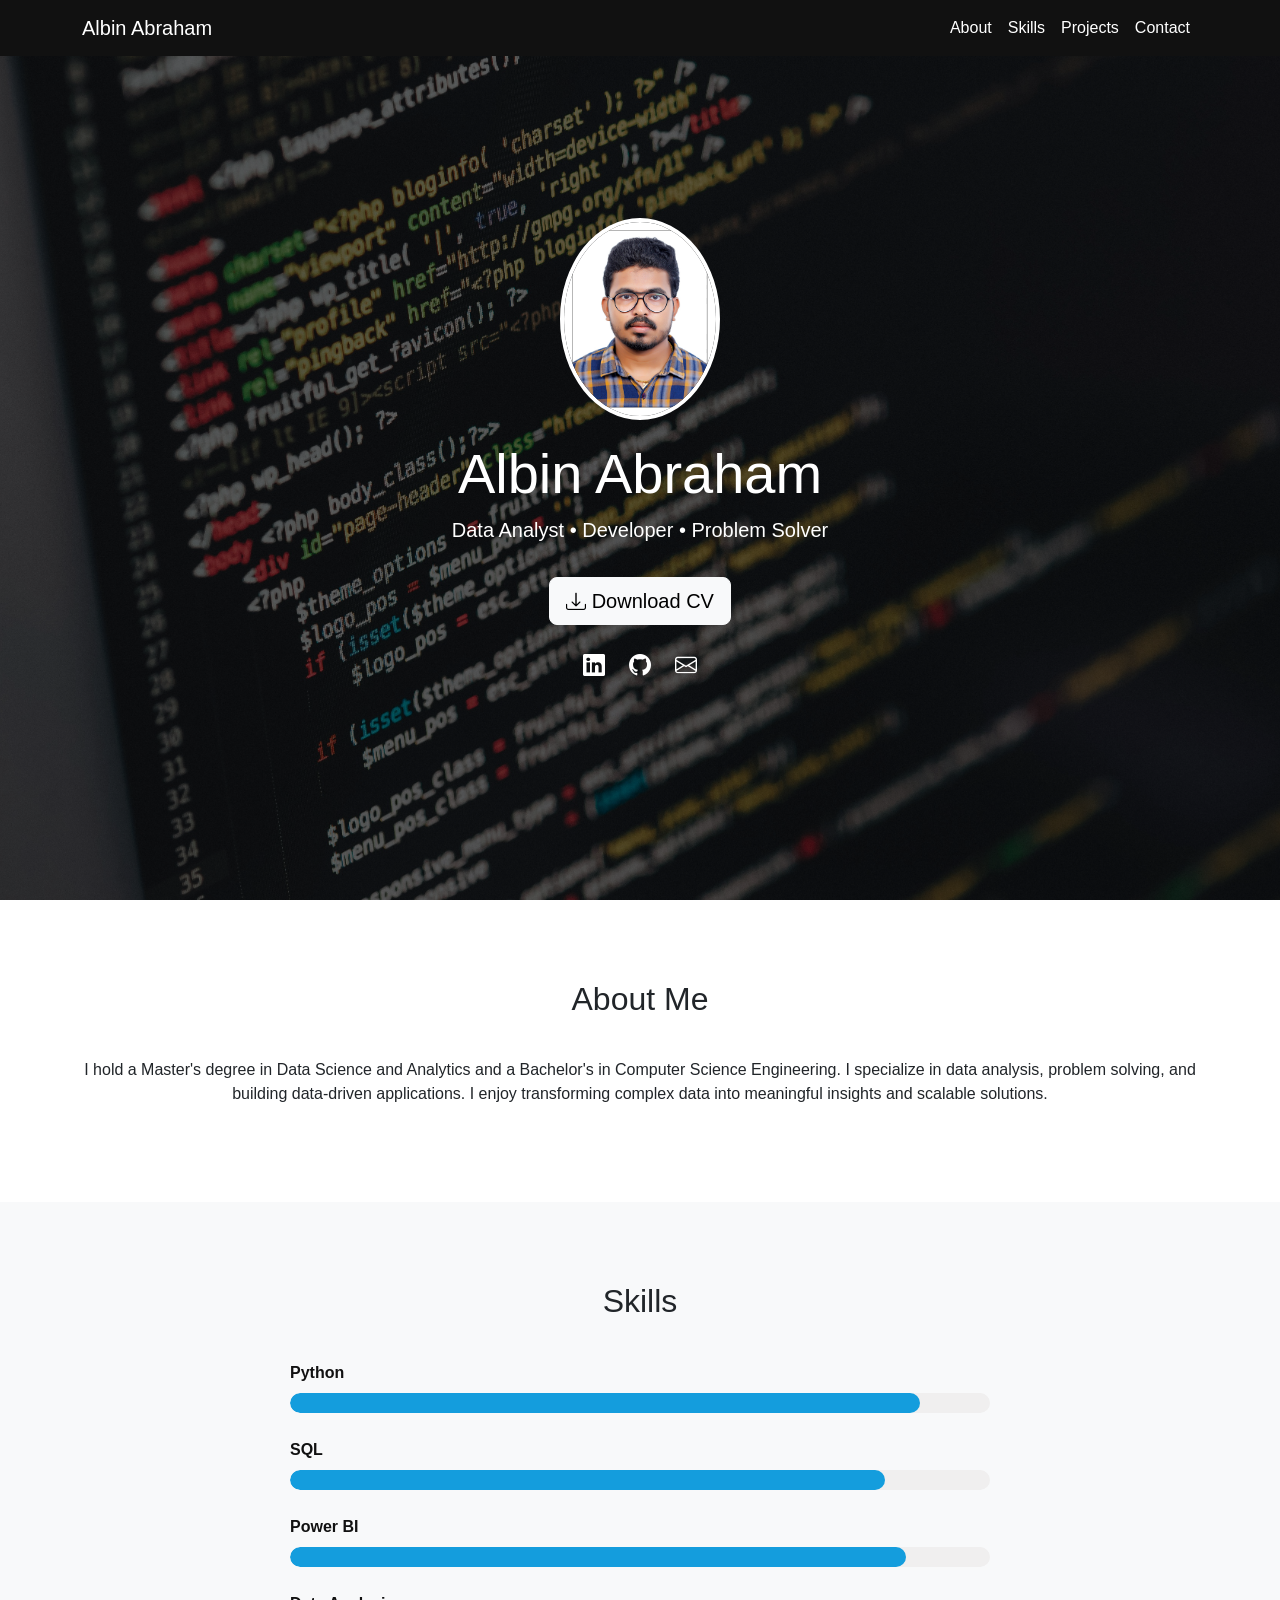
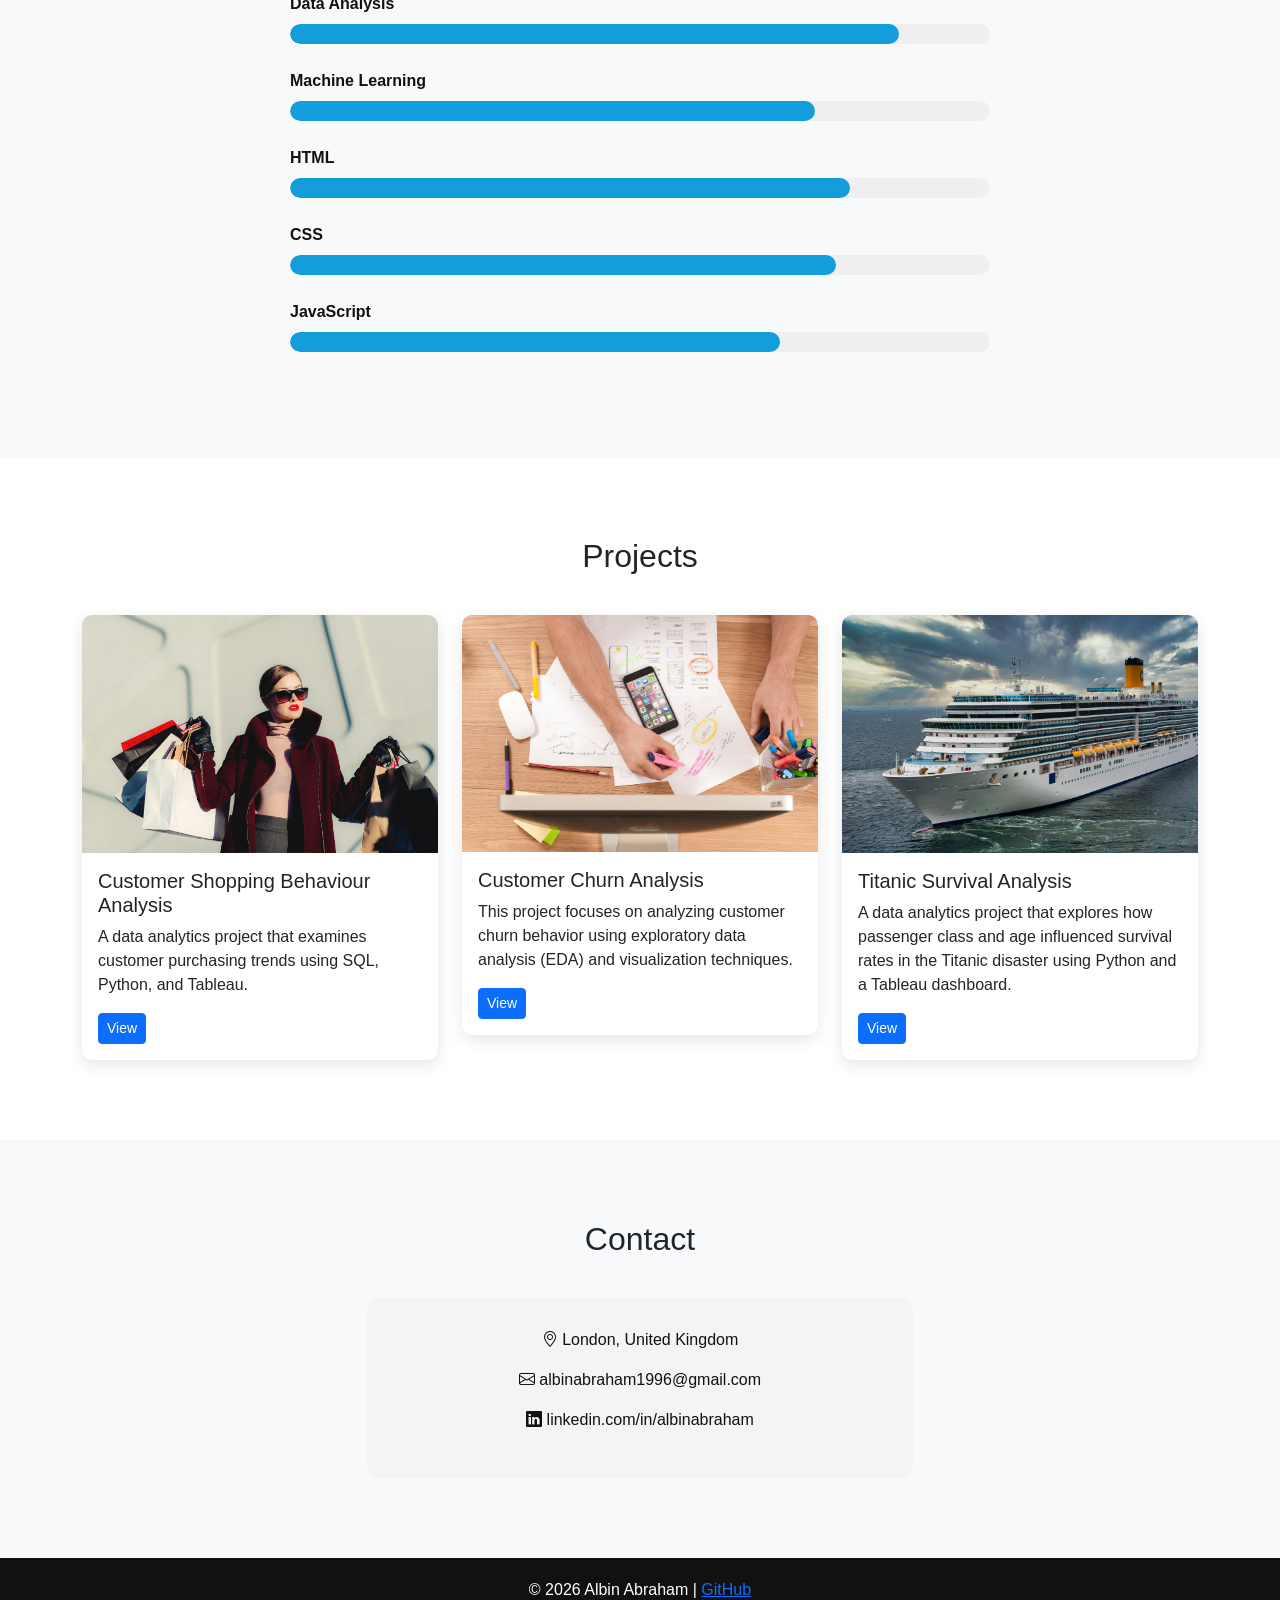
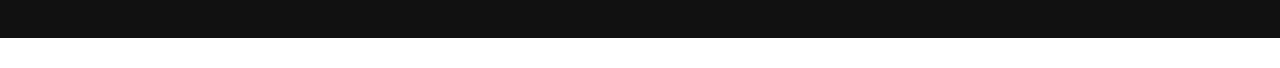
<file: index.html>
<!DOCTYPE html>
<html lang="en">

<head>
<meta charset="UTF-8">
<meta name="viewport" content="width=device-width, initial-scale=1.0">

<title>Albin Abraham | Portfolio</title>

<link href="https://cdn.jsdelivr.net/npm/bootstrap@5.3.3/dist/css/bootstrap.min.css" rel="stylesheet">
<link href="https://cdn.jsdelivr.net/npm/bootstrap-icons@1.11.3/font/bootstrap-icons.css" rel="stylesheet">

<!-- YOUR CSS FILE -->

<link rel="stylesheet" href="assets/css/main.css">

</head>

<body>

<!-- NAVBAR -->

<nav class="navbar navbar-expand-lg navbar-dark fixed-top">
<div class="container">

<a class="navbar-brand" href="#">Albin Abraham</a>

<button class="navbar-toggler" data-bs-toggle="collapse" data-bs-target="#nav">
<span class="navbar-toggler-icon"></span>
</button>

<div class="collapse navbar-collapse" id="nav">

<ul class="navbar-nav ms-auto">

<li class="nav-item"><a class="nav-link" href="#about">About</a></li>
<li class="nav-item"><a class="nav-link" href="#skills">Skills</a></li>
<li class="nav-item"><a class="nav-link" href="#projects">Projects</a></li>
<li class="nav-item"><a class="nav-link" href="#contact">Contact</a></li>

</ul>

</div>

</div>
</nav>

<!-- HERO -->

<section id="hero">

<div class="container">

<img src="assets/img/my-profile-img.jpg" class="profile-img">

<h1 class="display-4">Albin Abraham</h1>

<p class="lead">Data Analyst • Developer • Problem Solver</p>

<a href="cv.pdf" class="btn btn-light btn-lg mt-3">
<i class="bi bi-download"></i> Download CV
</a>

<div class="social-icons mt-4">


<a href="https://www.linkedin.com/in/albin-abraham-ab07b6177/" target="_blank"><i class="bi bi-linkedin"></i></a>
<a href="https://github.com/albinshack" target="_blank"><i class="bi bi-github"></i></a>
<a href="mailto:albinabraham1996@gmail.com"><i class="bi bi-envelope"></i></a>

</div>

</div>

</section>

<!-- ABOUT -->

<section id="about">

<div class="container">

<div class="section-title">
<h2>About Me</h2>
</div>

<p class="text-center">

I hold a Master's degree in Data Science and Analytics and a Bachelor's in Computer Science Engineering.
I specialize in data analysis, problem solving, and building data-driven applications.
I enjoy transforming complex data into meaningful insights and scalable solutions.

</p>

</div>

</section>


<!-- SKILLS -->


<section id="skills" class="bg-light">
  <div class="container">
    <div class="section-title">
      <h2>Skills</h2>
    </div>

    <div class="skills-container">

      <div class="skill">
        <span>Python</span>
        <div class="skill-bar">
          <div class="skill-progress" data-width="90%"></div>
        </div>
      </div>

      <div class="skill">
        <span>SQL</span>
        <div class="skill-bar">
          <div class="skill-progress" data-width="85%"></div>
        </div>
      </div>

      <div class="skill">
        <span>Power BI</span>
        <div class="skill-bar">
          <div class="skill-progress" data-width="88%"></div>
        </div>
      </div>

      <div class="skill">
        <span>Data Analysis</span>
        <div class="skill-bar">
          <div class="skill-progress" data-width="87%"></div>
        </div>
      </div>

      <div class="skill">
        <span>Machine Learning</span>
        <div class="skill-bar">
          <div class="skill-progress" data-width="75%"></div>
        </div>
      </div>

      <div class="skill">
        <span>HTML</span>
        <div class="skill-bar">
          <div class="skill-progress" data-width="80%"></div>
        </div>
      </div>

      <div class="skill">
        <span>CSS</span>
        <div class="skill-bar">
          <div class="skill-progress" data-width="78%"></div>
        </div>
      </div>

      <div class="skill">
        <span>JavaScript</span>
        <div class="skill-bar">
          <div class="skill-progress" data-width="70%"></div>
        </div>
      </div>

    </div>
  </div>
</section>
<!-- PROJECTS -->

<section id="projects">

<div class="container">

<div class="section-title">
<h2>Projects</h2>
</div>

<div class="row">

<div class="col-md-4">

<div class="card project-card">

<img src="assets/img/portfolio/shopping.jpg" class="card-img-top">

<div class="card-body">

<h5 class="card-title">Customer Shopping Behaviour Analysis</h5>

<p class="card-text">
A data analytics project that examines customer purchasing trends using SQL, Python, and Tableau. 

</p>

<a href="projects/customer_shopping_behaviour.html" class="btn btn-primary btn-sm">View</a>

</div>

</div>

</div>

<div class="col-md-4">

<div class="card project-card">

<img src="assets/img/portfolio/churn.jpg" class="card-img-top">

<div class="card-body">

<h5 class="card-title">Customer Churn Analysis</h5>

<p class="card-text">
This project focuses on analyzing customer churn behavior using exploratory data analysis (EDA) 
and visualization techniques. 
</p>

<a href="projects/customer_churn_analysis.html" class="btn btn-primary btn-sm">View</a>

</div>

</div>

</div>

<div class="col-md-4">

<div class="card project-card">

<img src="assets/img/portfolio/titanic.jpg" class="card-img-top">

<div class="card-body">

<h5 class="card-title">Titanic Survival Analysis</h5>

<p class="card-text">
A data analytics project that explores how passenger class and age influenced survival rates in the Titanic disaster using Python and a Tableau dashboard.
</p>

<a href="projects/titanic_survival_analysis.html" class="btn btn-primary btn-sm">View</a>

</div>

</div>

</div>

</div>

</div>

</section>

<!-- CONTACT -->

<section id="contact" class="bg-light">

<div class="container">

<div class="section-title">
<h2>Contact</h2>
</div>

<div class="row justify-content-center">

<div class="col-md-6">

<div class="contact-box">

<p><i class="bi bi-geo-alt"></i> London, United Kingdom</p>

<p><i class="bi bi-envelope"></i> albinabraham1996@gmail.com</p>

<p><i class="bi bi-linkedin"></i> linkedin.com/in/albinabraham</p>

</div>

</div>

</div>

</div>

</section>

<!-- FOOTER -->

<footer>



<p>
© 2026 Albin Abraham | 
<a href="https://github.com/albinshack" target="_blank">GitHub</a>
</p>
</footer>
<button id="scroll-top">↑</button>
<script src="script.js"></script>
</body>
</html>
</file>
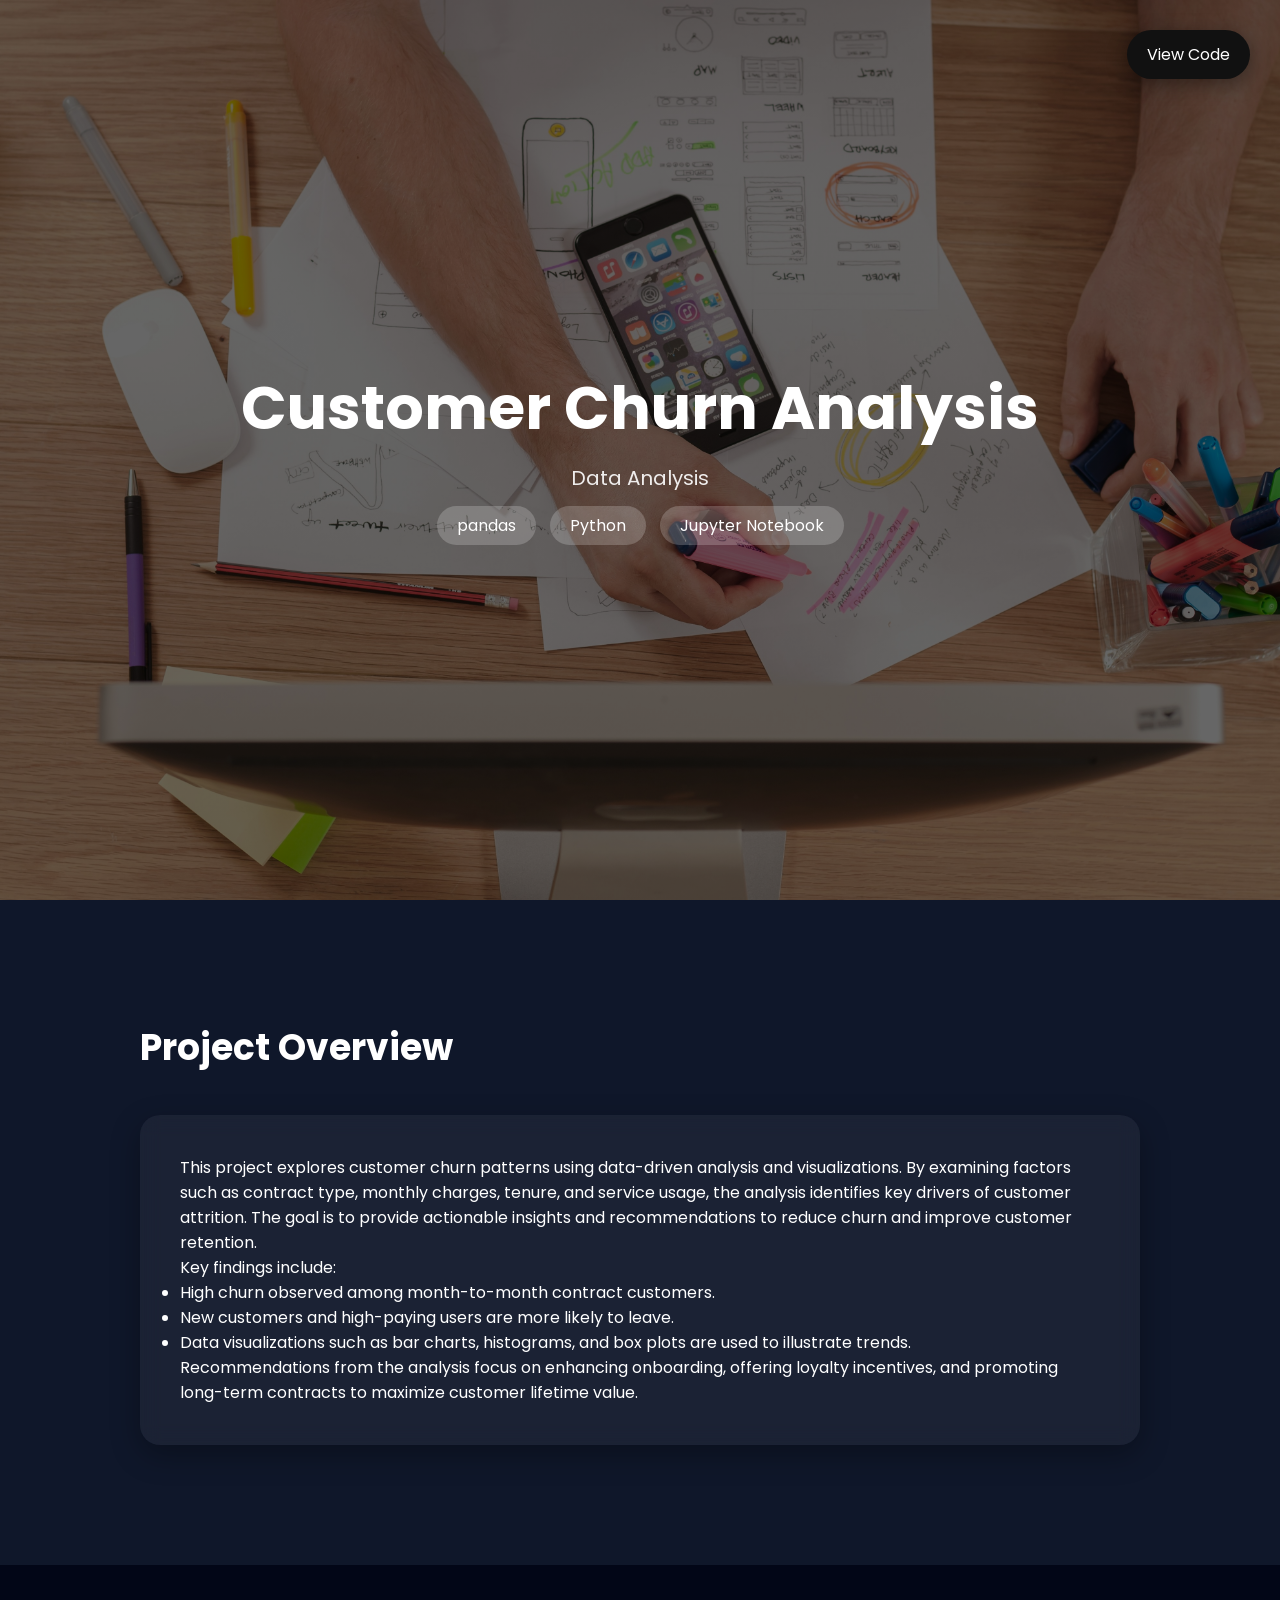
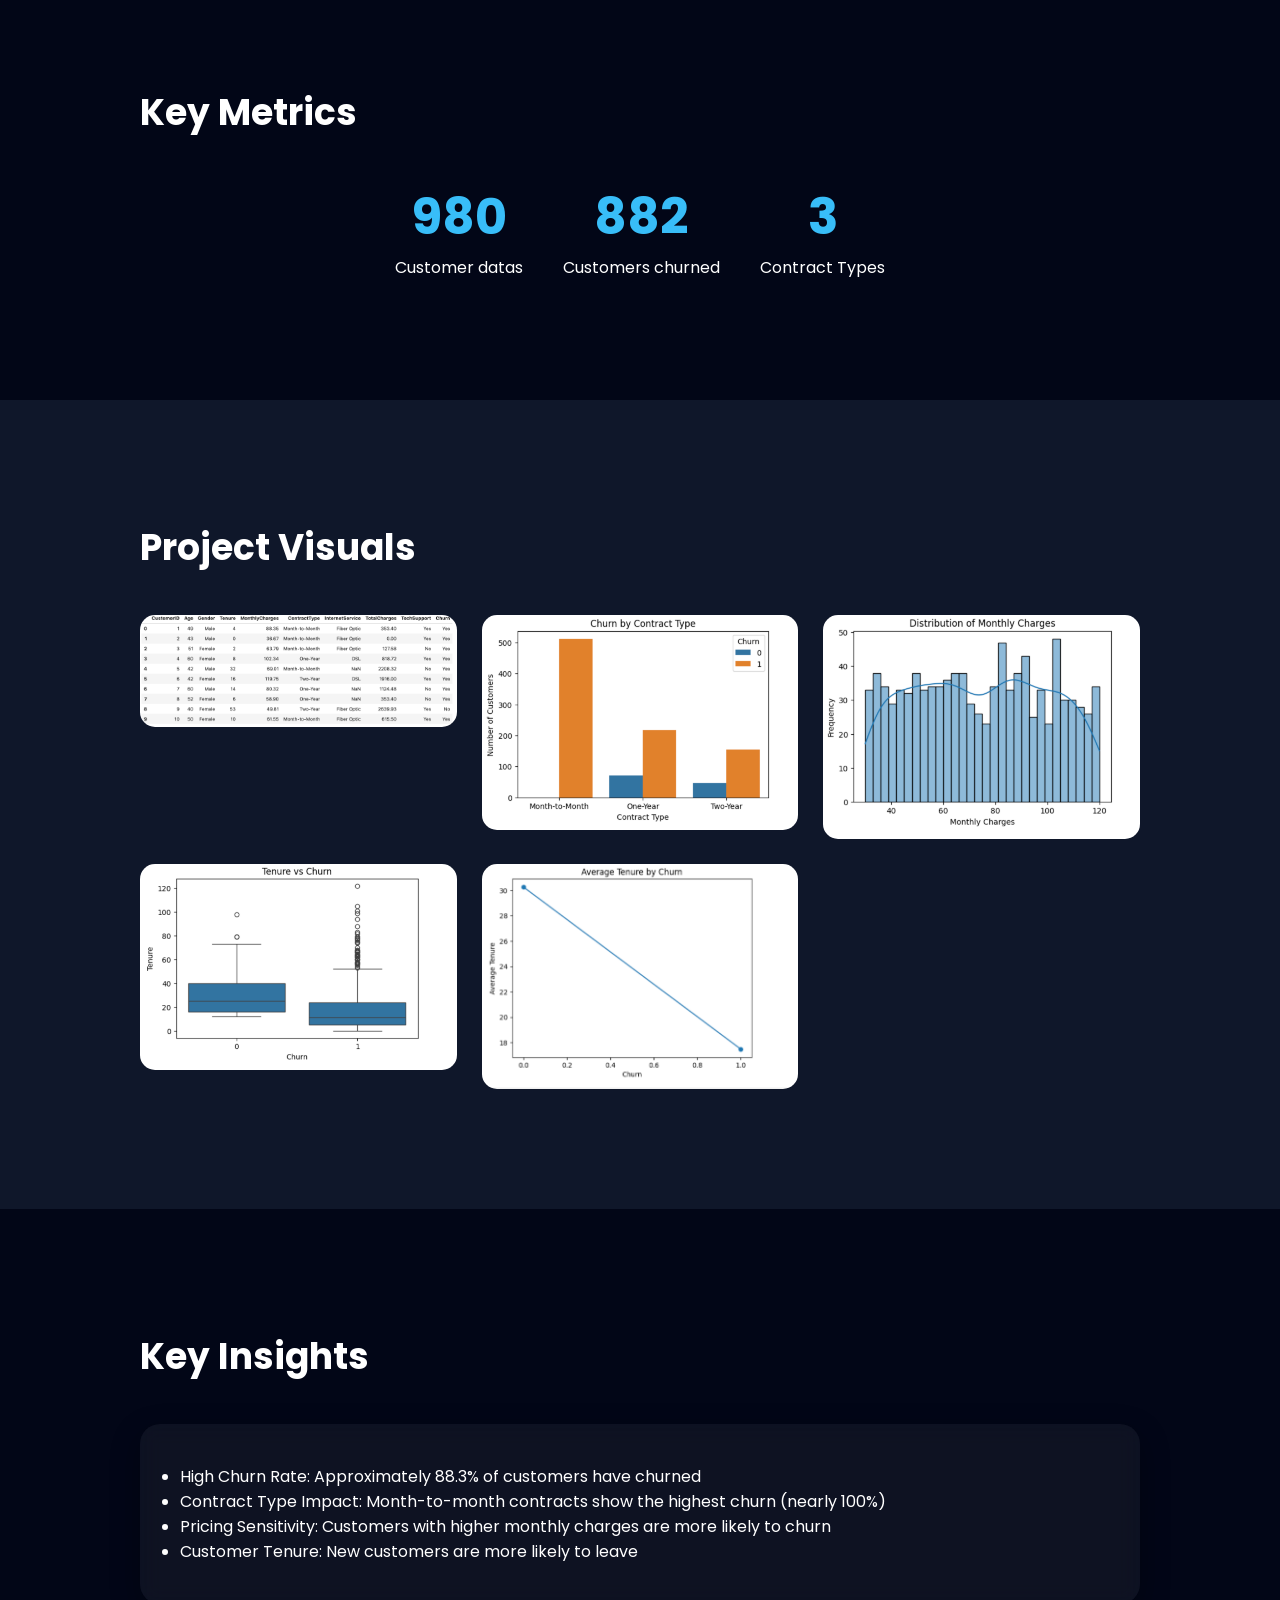
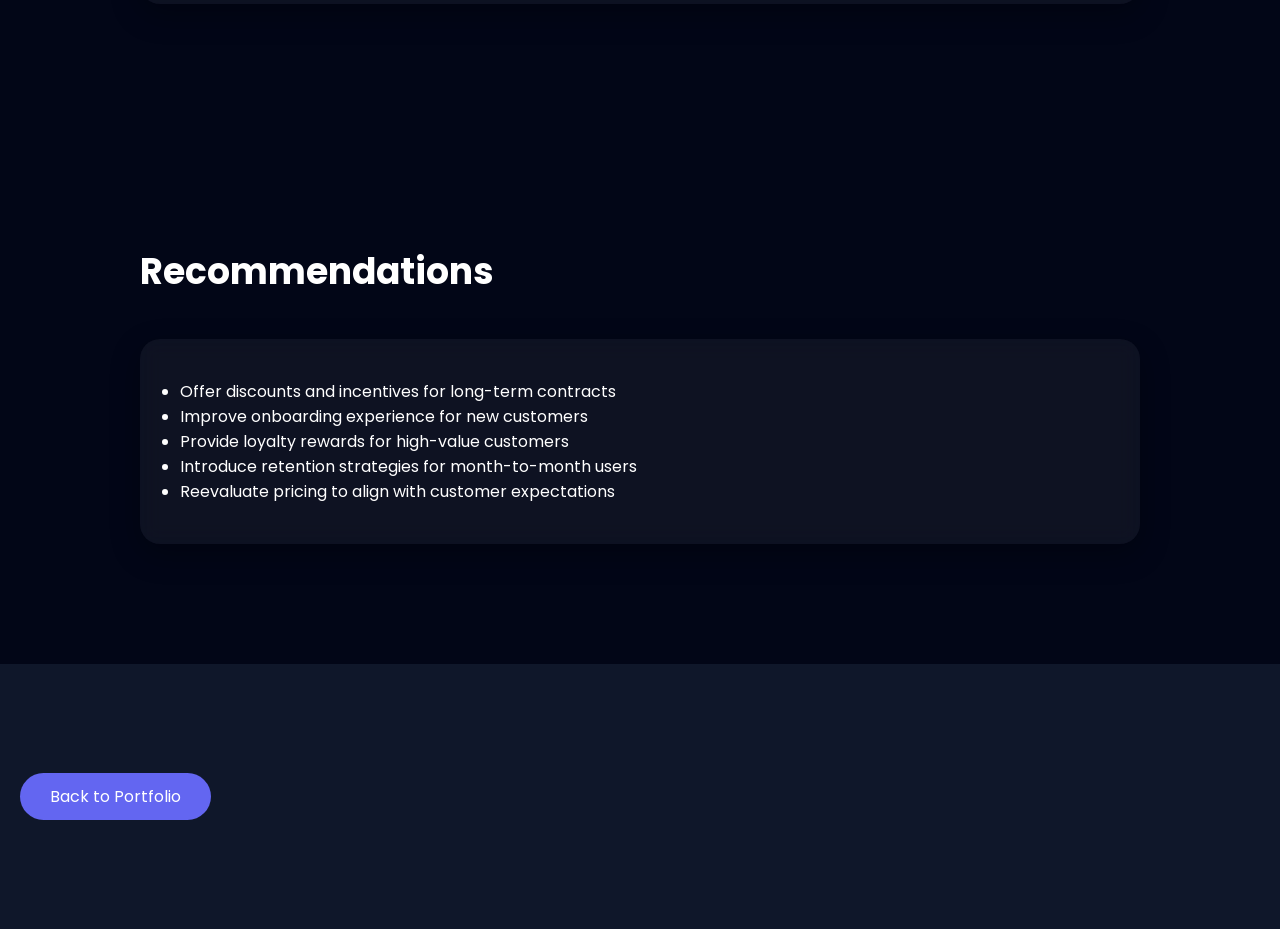
<file: projects/customer_churn_analysis.html>
<!DOCTYPE html>
<html lang="en">

<head>

<meta charset="UTF-8">
<meta name="viewport" content="width=device-width, initial-scale=1.0">

<title>Customer Churn Analysis</title>

<link rel="stylesheet" href="../assets/css/projects.css">

<link href="https://fonts.googleapis.com/css2?family=Poppins:wght@300;400;600&display=swap" rel="stylesheet">

</head>

<body >

<!-- FLOATING GITHUB BUTTON -->

<a href="https://github.com/albinshack/customer_churn_analysis" class="floating-github" target="_blank">
View Code
</a>

<!-- HERO -->

<section class="hero"
style="background-image: linear-gradient(rgba(0,0,0,0.6), rgba(0,0,0,0.6)),url('../assets/img/portfolio/churn.jpg'); 
background-size: cover; 
background-position: center; 
background-repeat: no-repeat;">


  
<div class="hero-content">

<h1>Customer Churn Analysis</h1>

<p>Data Analysis</p>

<div class="hero-tags">

<span>pandas</span>
<span>Python</span>
<span>Jupyter Notebook</span>

</div>

</div>

</section>

<!-- OVERVIEW -->

<section class="section">

<div class="container">

<h2>Project Overview</h2>

<div class="glass-card">


   <p>
    This project explores customer churn patterns using data-driven analysis and visualizations.
    By examining factors such as contract type, monthly charges, tenure, and service usage,
    the analysis identifies key drivers of customer attrition. The goal is to provide actionable
    insights and recommendations to reduce churn and improve customer retention.
  </p>
  <p>
    Key findings include:
    <ul>
      <li>High churn observed among month-to-month contract customers.</li>
      <li>New customers and high-paying users are more likely to leave.</li>
      <li>Data visualizations such as bar charts, histograms, and box plots are used to illustrate trends.</li>
    </ul>
  </p>
  <p>
    Recommendations from the analysis focus on enhancing onboarding, offering loyalty incentives,
    and promoting long-term contracts to maximize customer lifetime value.
  </p>



</div>

</div>

</section>

<!-- STATS -->

<section class="section dark">

<div class="container">

<h2>Key Metrics</h2>

<div class="stats">

<div class="stat">

<h3 class="counter">1000</h3>
<p>Customer datas</p>

</div>

<div class="stat">

<h3 class="counter">883</h3>
<p>Customers churned</p>

</div>

<div class="stat">

<h3 class="counter">3</h3>
<p>Contract Types</p>

</div>

</div>

</div>

</section>

<!-- SCREENSHOTS -->

<section class="section">

<div class="container">

<h2>Project Visuals</h2>

<div class="gallery">


<img src="../assets/img/projects/customer_churn_analysis/ss2.png" class="gallery-img">
<img src="../assets/img/projects/customer_churn_analysis/ss3.png" class="gallery-img">
<img src="../assets/img/projects/customer_churn_analysis/ss4.png" class="gallery-img">
<img src="../assets/img/projects/customer_churn_analysis/ss5.png" class="gallery-img">
<img src="../assets/img/projects/customer_churn_analysis/ss6.png" class="gallery-img">  


</div>

</div>

</section>

<!-- INSIGHTS -->

<section class="section dark">

<div class="container">

<h2>Key Insights</h2>

<div class="glass-card">


    <ul>
      <li>High Churn Rate: Approximately 88.3% of customers have churned</li>
      <li>Contract Type Impact: Month-to-month contracts show the highest churn (nearly 100%)</li>
      <li>Pricing Sensitivity: Customers with higher monthly charges are more likely to churn</li>
      <li>Customer Tenure: New customers are more likely to leave</li>
    </ul>


</div>

</div>

</section>

<!-- Recommendations -->

<section class="section dark">

<div class="container">

<h2>Recommendations</h2>

<div class="glass-card">


    <ul>
      <li>Offer discounts and incentives for long-term contracts</li>
      <li>Improve onboarding experience for new customers</li>
      <li>Provide loyalty rewards for high-value customers</li>
      <li>Introduce retention strategies for month-to-month users </li>
      <li>Reevaluate pricing to align with customer expectations</li>
    </ul>


</div>

</div>

</section>

<!-- BACK BUTTON -->

<section class="section center">

<a href="../index.html" class="btn-back">Back to Portfolio</a>

</section>

<!-- IMAGE LIGHTBOX -->

<div class="lightbox" id="lightbox">

<img id="lightbox-img">

</div>

<script src="../script.js"></script>

</body>
</html>
</file>
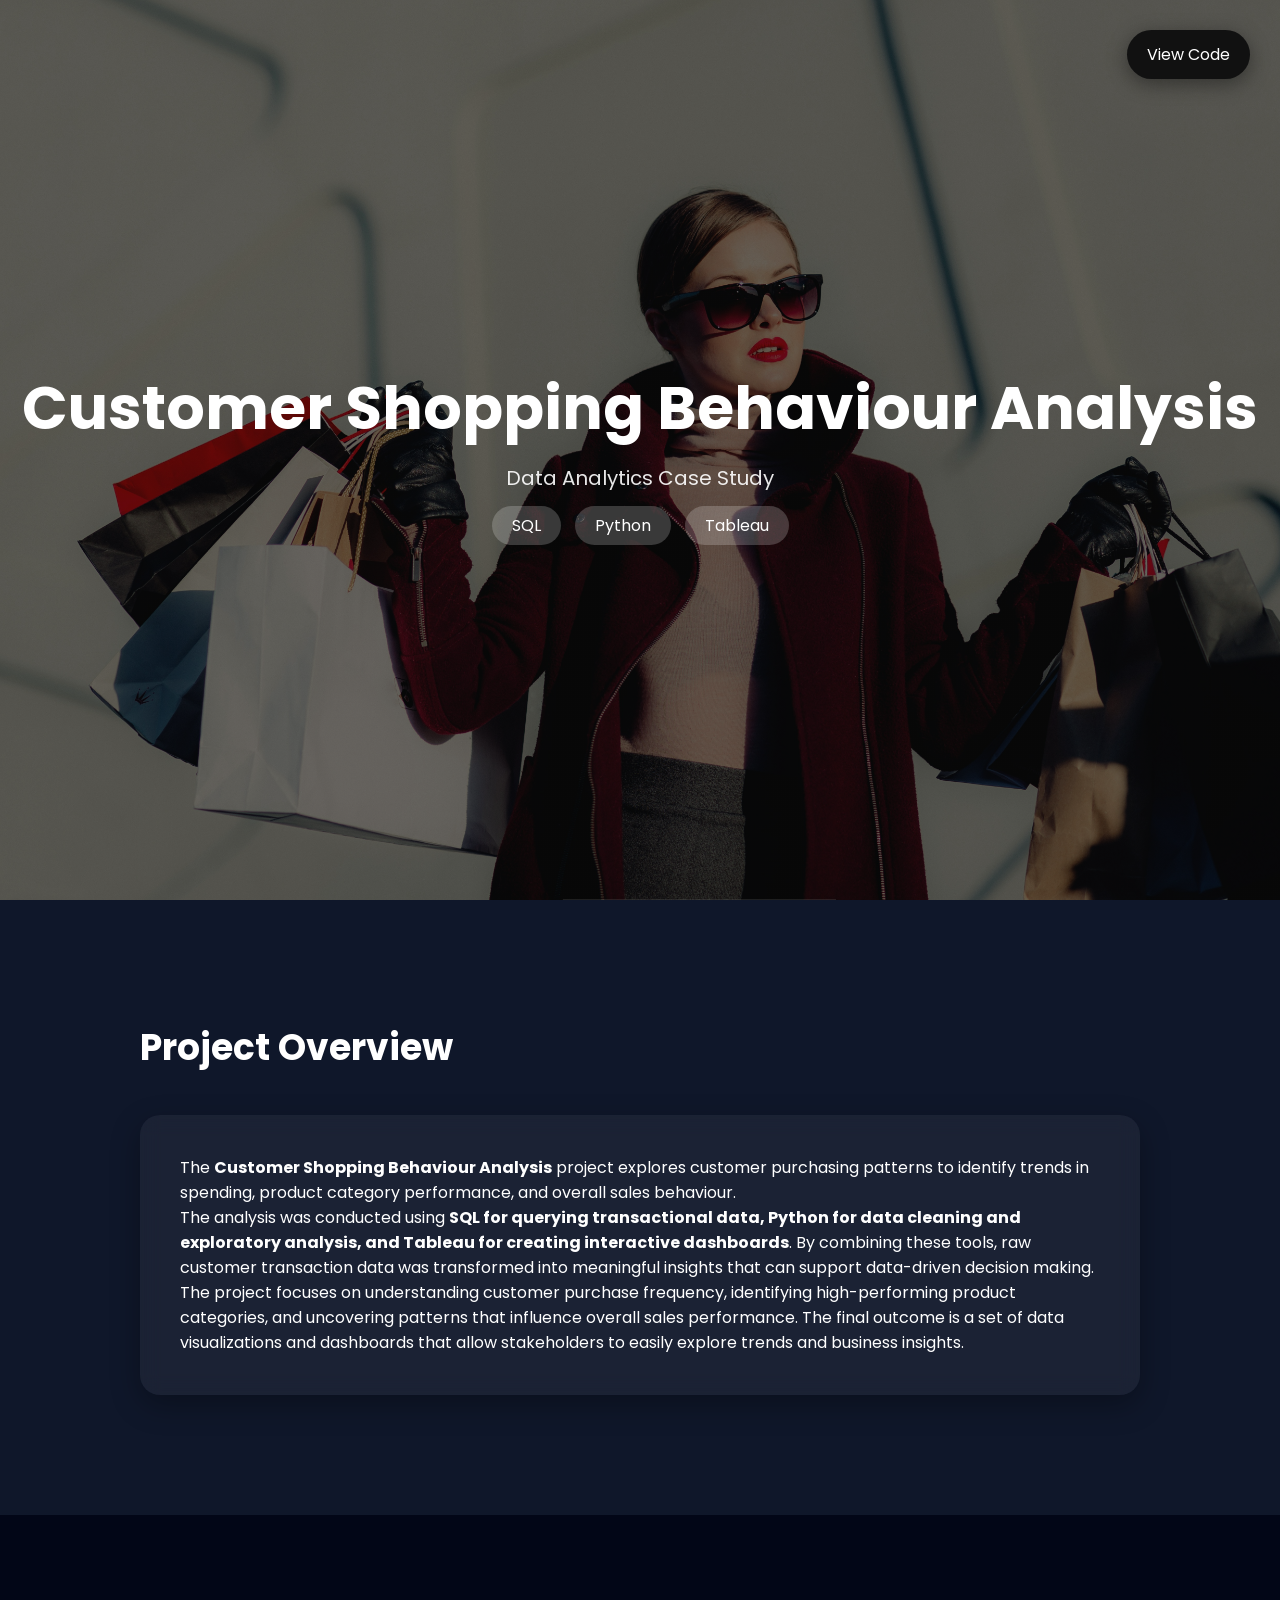
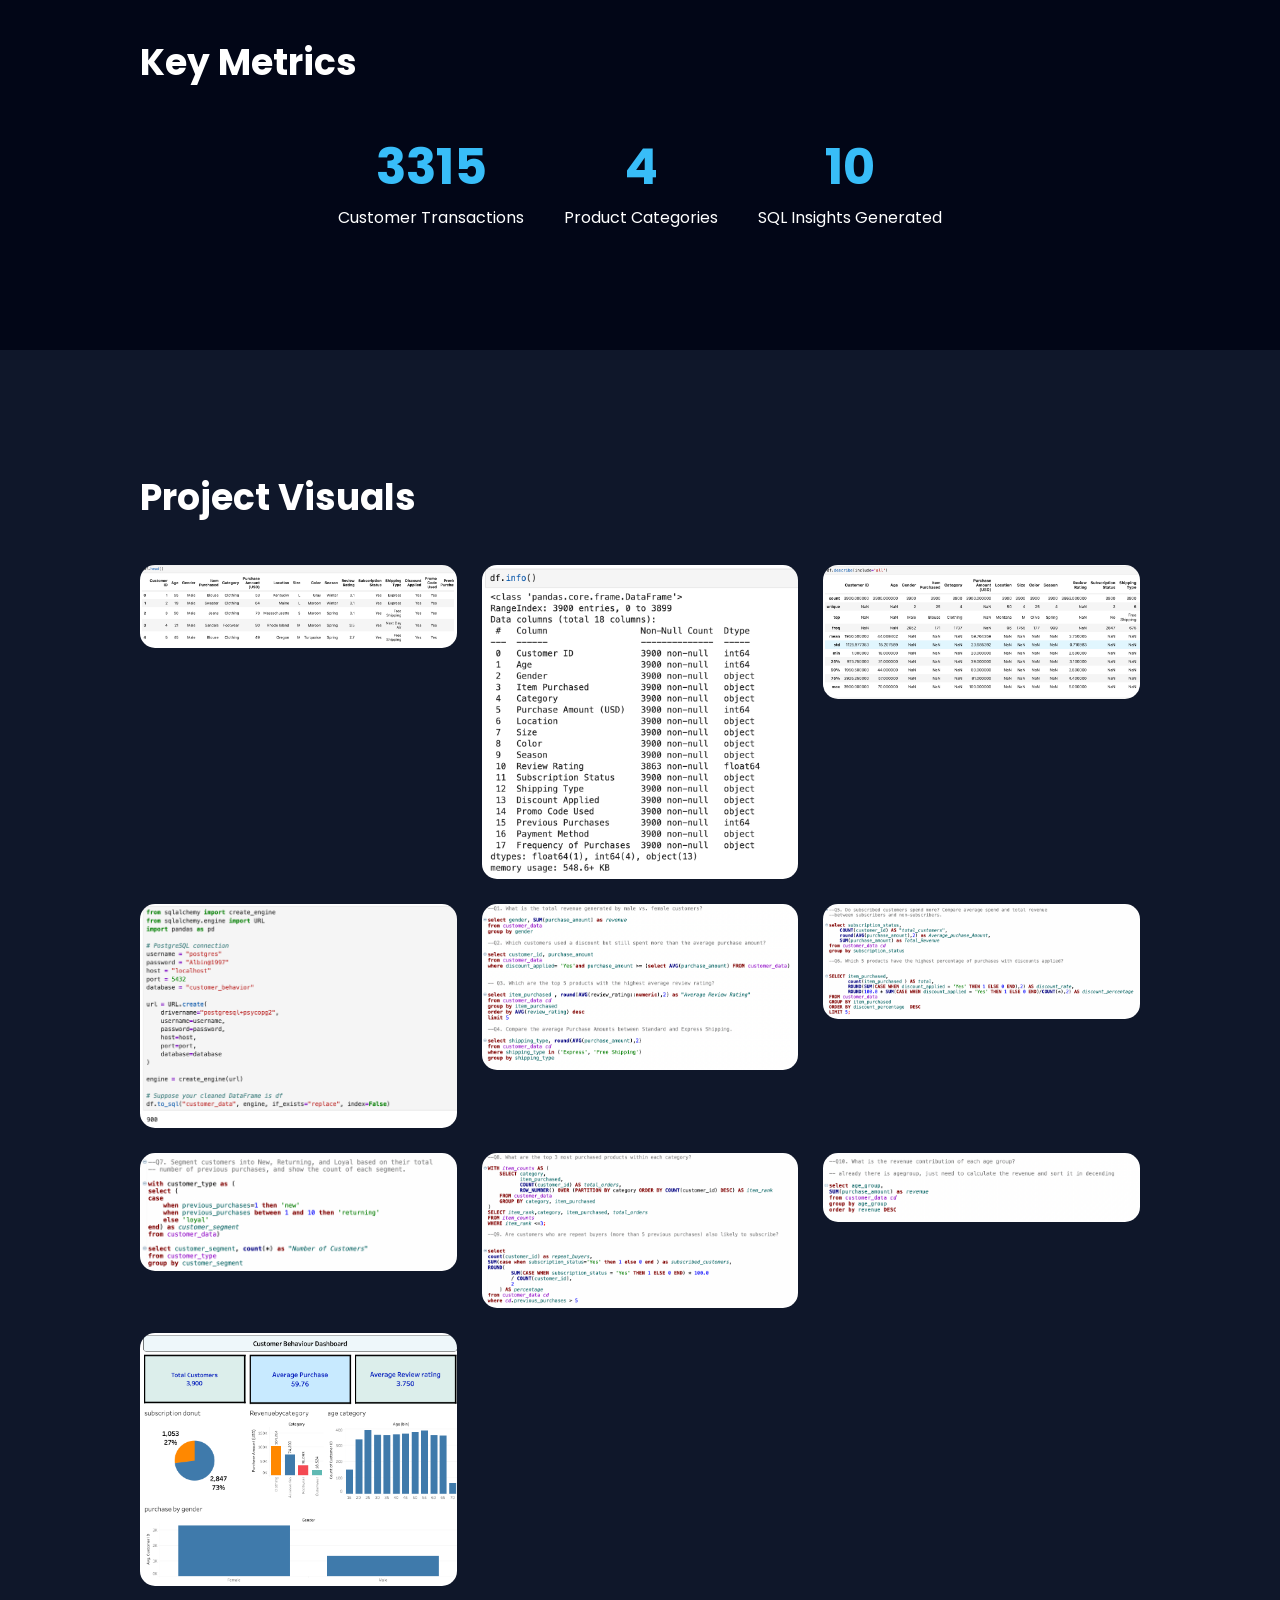
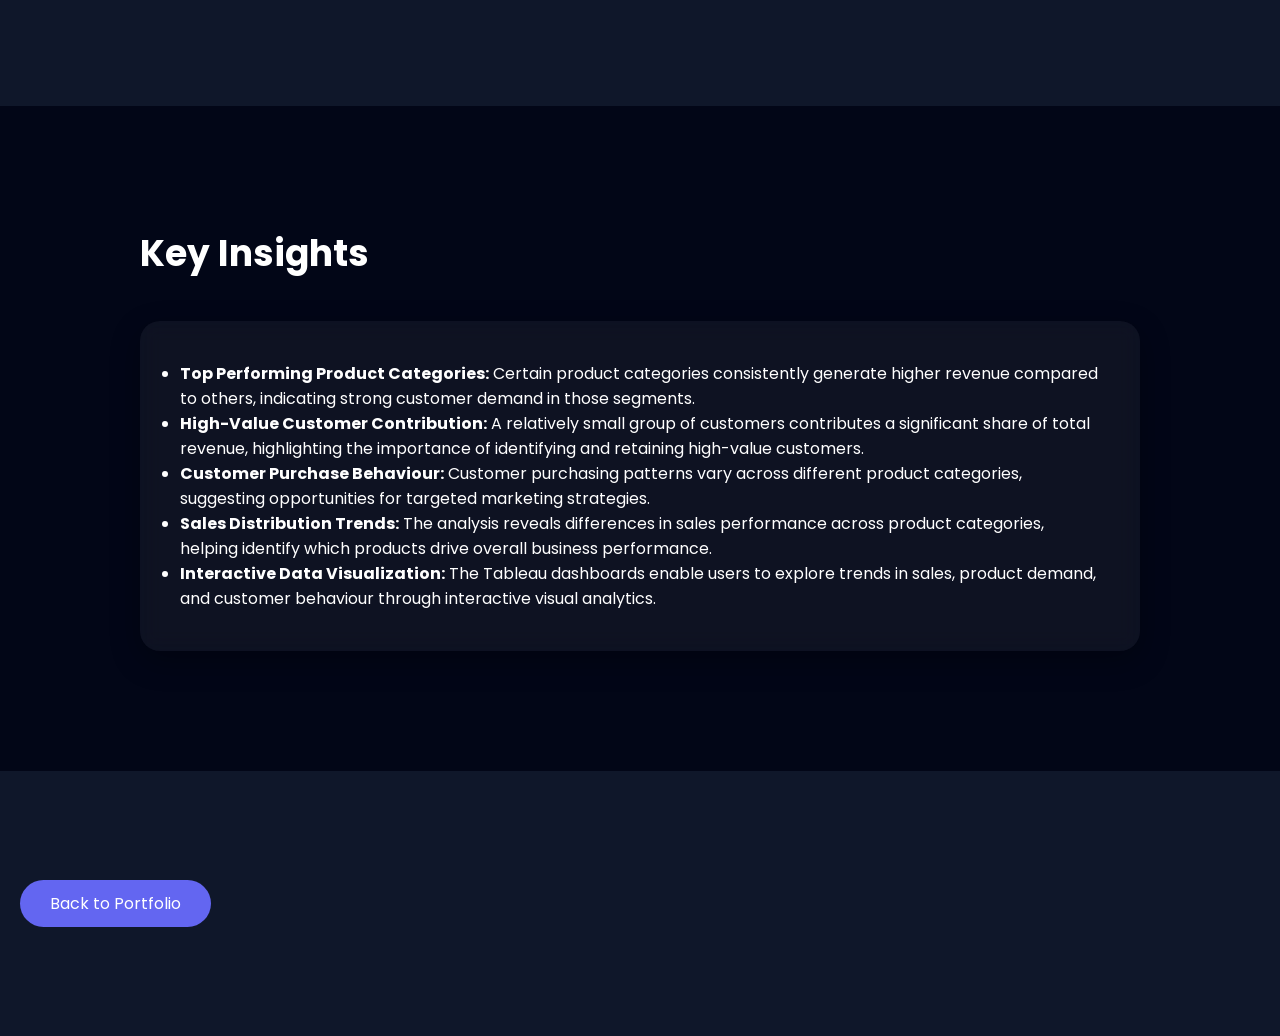
<file: projects/customer_shopping_behaviour.html>
<!DOCTYPE html>
<html lang="en">

<head>

<meta charset="UTF-8">
<meta name="viewport" content="width=device-width, initial-scale=1.0">

<title>Customer Shopping Behaviour Analysis</title>

<link rel="stylesheet" href="../assets/css/projects.css">

<link href="https://fonts.googleapis.com/css2?family=Poppins:wght@300;400;600&display=swap" rel="stylesheet">

</head>

<body >

<!-- FLOATING GITHUB BUTTON -->

<a href="https://github.com/albinshack/Customer_shopping_behaviour_data_analysis_sql_python_tableau" class="floating-github" target="_blank">
View Code
</a>

<!-- HERO -->

<section class="hero"
style="background-image: linear-gradient(rgba(0,0,0,0.6), rgba(0,0,0,0.6)),url('../assets/img/portfolio/shopping.jpg'); 
background-size: cover; 
background-position: center; 
background-repeat: no-repeat;">

<div class="hero-content">

<h1>Customer Shopping Behaviour Analysis</h1>

<p>Data Analytics Case Study</p>

<div class="hero-tags">

<span>SQL</span>
<span>Python</span>
<span>Tableau</span>

</div>

</div>

</section>

<!-- OVERVIEW -->

<section class="section">

<div class="container">

<h2>Project Overview</h2>

<div class="glass-card">


<p>
The <strong>Customer Shopping Behaviour Analysis</strong> project explores customer purchasing patterns to identify trends in spending, product category performance, and overall sales behaviour.
</p>

<p>
The analysis was conducted using <strong>SQL for querying transactional data, Python for data cleaning and exploratory analysis, and Tableau for creating interactive dashboards</strong>. By combining these tools, raw customer transaction data was transformed into meaningful insights that can support data-driven decision making.
</p>

<p>
The project focuses on understanding customer purchase frequency, identifying high-performing product categories, and uncovering patterns that influence overall sales performance. The final outcome is a set of data visualizations and dashboards that allow stakeholders to easily explore trends and business insights.
</p>



</div>

</div>

</section>

<!-- STATS -->

<section class="section dark">

<div class="container">

<h2>Key Metrics</h2>

<div class="stats">

<div class="stat">

<h3 class="counter">3900</h3>
<p>Customer Transactions</p>

</div>

<div class="stat">

<h3 class="counter">4</h3>
<p>Product Categories</p>

</div>

<div class="stat">

<h3 class="counter">10</h3>
<p>SQL Insights Generated</p>

</div>

</div>

</div>

</section>

<!-- SCREENSHOTS -->

<section class="section">

<div class="container">

<h2>Project Visuals</h2>

<div class="gallery">

<img src="../assets/img/projects/customer_shopping_behaviour/ss1.png" class="gallery-img">
<img src="../assets/img/projects/customer_shopping_behaviour/ss2.png" class="gallery-img">
<img src="../assets/img/projects/customer_shopping_behaviour/ss3.png" class="gallery-img">
<img src="../assets/img/projects/customer_shopping_behaviour/ss4.png" class="gallery-img">
<img src="../assets/img/projects/customer_shopping_behaviour/ss5.png" class="gallery-img">
<img src="../assets/img/projects/customer_shopping_behaviour/ss6.png" class="gallery-img">  
<img src="../assets/img/projects/customer_shopping_behaviour/ss7.png" class="gallery-img">
<img src="../assets/img/projects/customer_shopping_behaviour/ss8.png" class="gallery-img">
<img src="../assets/img/projects/customer_shopping_behaviour/ss9.png" class="gallery-img">
<img src="../assets/img/projects/customer_shopping_behaviour/ss10.png" class="gallery-img">

</div>

</div>

</section>

<!-- INSIGHTS -->

<section class="section dark">

<div class="container">

<h2>Key Insights</h2>

<div class="glass-card">


<ul>

<li>
<strong>Top Performing Product Categories:</strong>
Certain product categories consistently generate higher revenue compared to others, indicating strong customer demand in those segments.
</li>

<li>
<strong>High-Value Customer Contribution:</strong>
A relatively small group of customers contributes a significant share of total revenue, highlighting the importance of identifying and retaining high-value customers.
</li>

<li>
<strong>Customer Purchase Behaviour:</strong>
Customer purchasing patterns vary across different product categories, suggesting opportunities for targeted marketing strategies.
</li>

<li>
<strong>Sales Distribution Trends:</strong>
The analysis reveals differences in sales performance across product categories, helping identify which products drive overall business performance.
</li>

<li>
<strong>Interactive Data Visualization:</strong>
The Tableau dashboards enable users to explore trends in sales, product demand, and customer behaviour through interactive visual analytics.
</li>

</ul>


</div>

</div>

</section>

<!-- BACK BUTTON -->

<section class="section center">

<a href="../index.html" class="btn-back">Back to Portfolio</a>

</section>

<!-- IMAGE LIGHTBOX -->

<div class="lightbox" id="lightbox">

<img id="lightbox-img">

</div>

<script src="../script.js"></script>

</body>
</html>
</file>
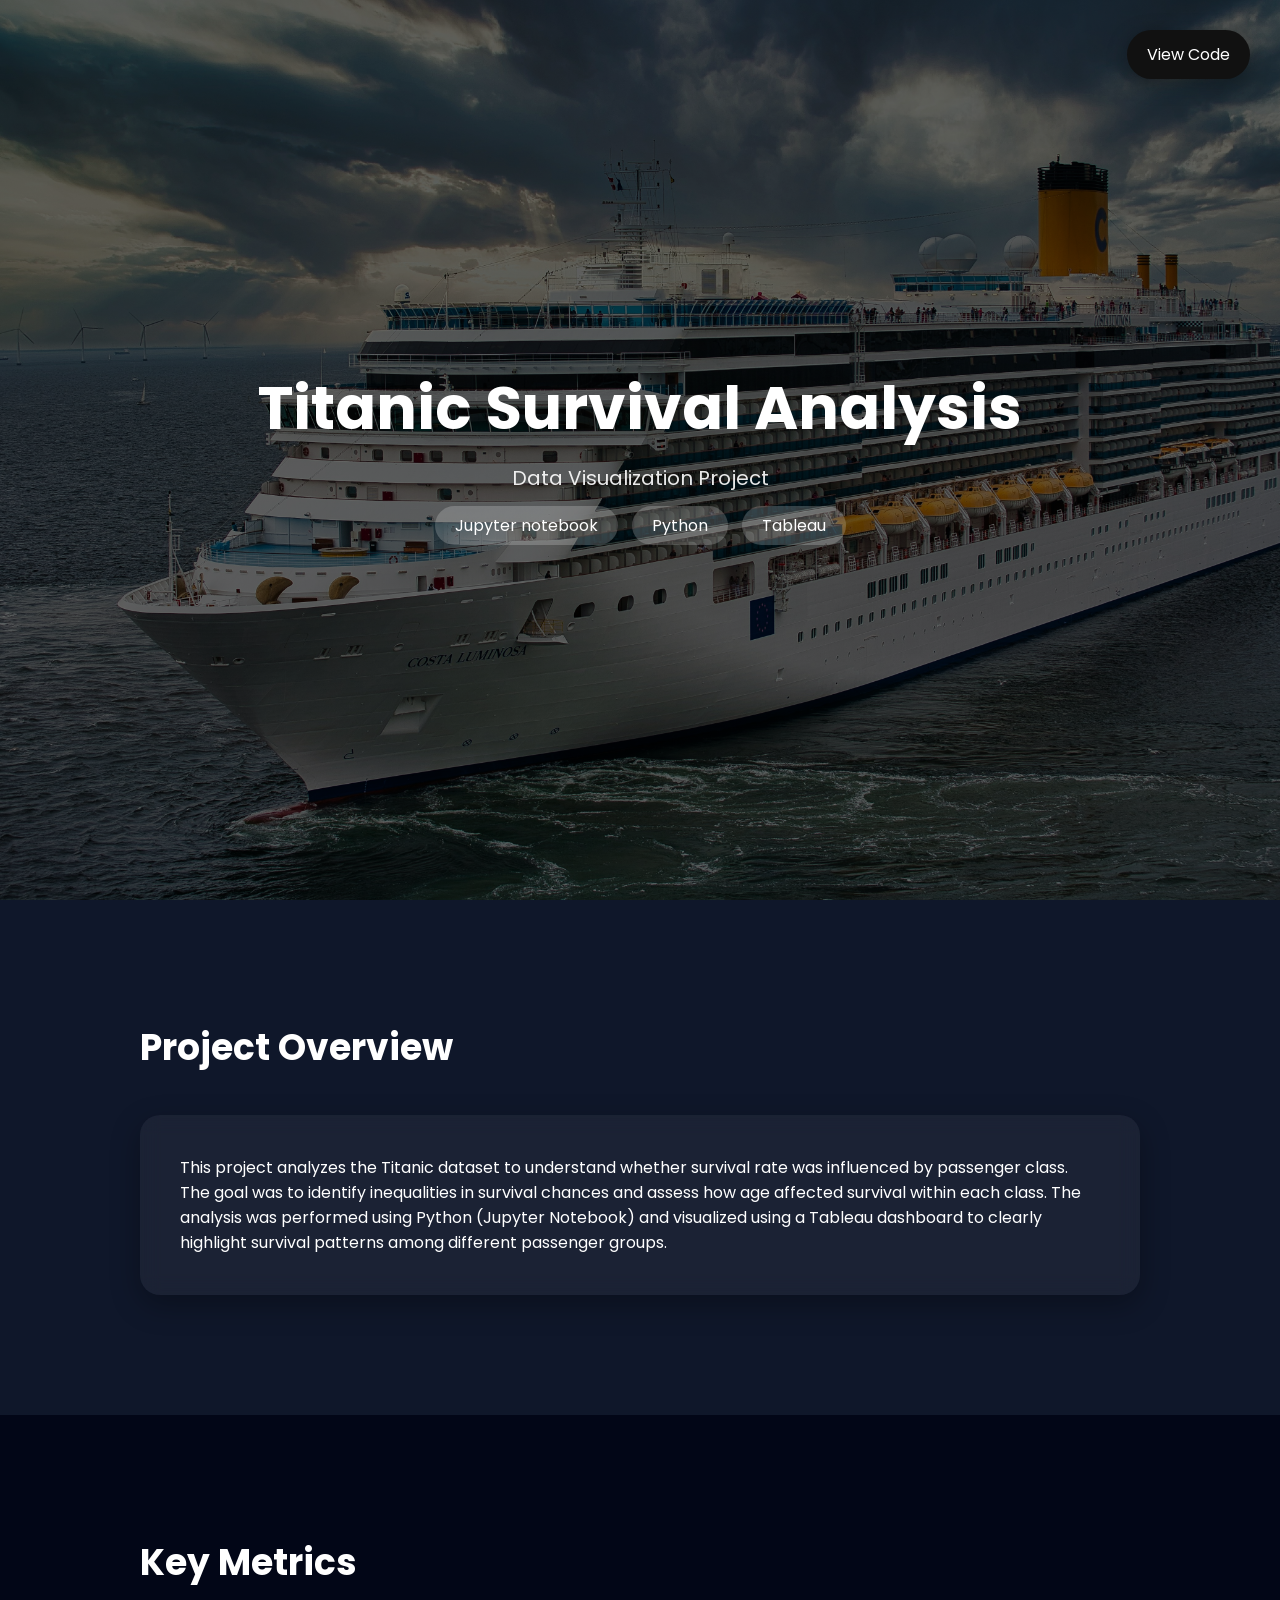
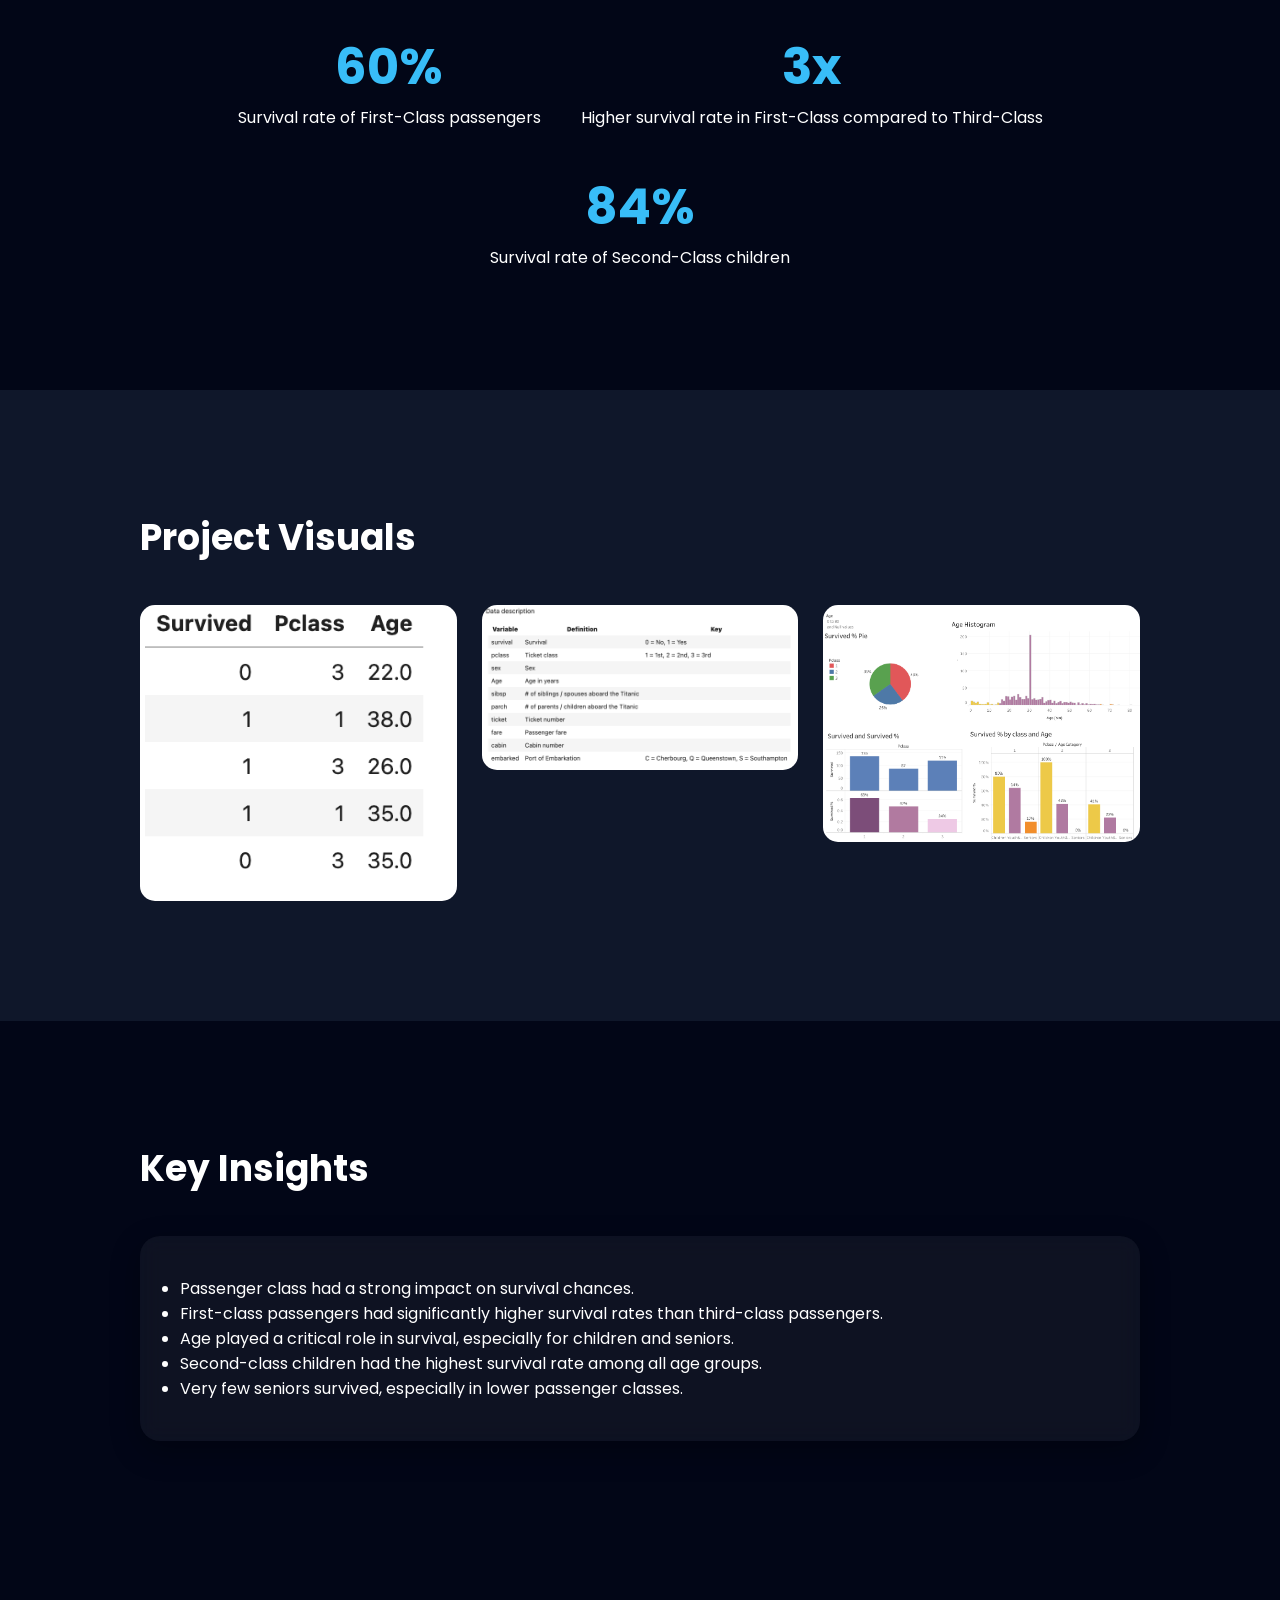
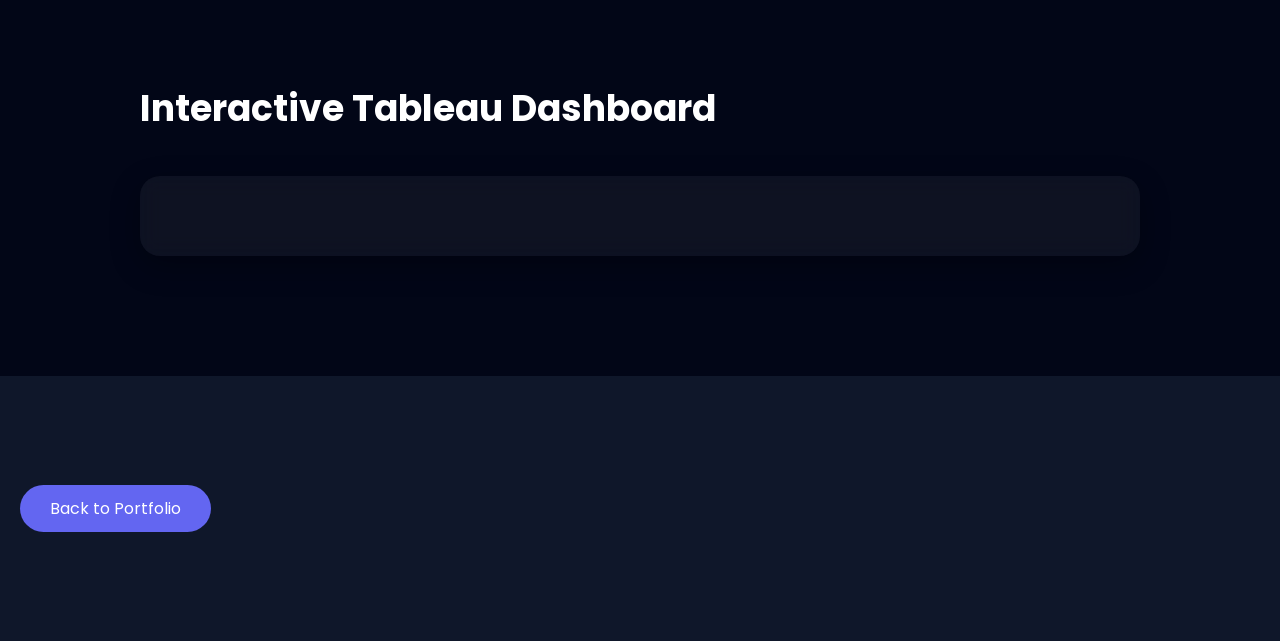
<file: projects/titanic_survival_analysis.html>
<!DOCTYPE html>
<html lang="en">

<head>

<meta charset="UTF-8">
<meta name="viewport" content="width=device-width, initial-scale=1.0">

<title>Titanic Survival Analysis</title>

<link rel="stylesheet" href="../assets/css/projects.css">

<link href="https://fonts.googleapis.com/css2?family=Poppins:wght@300;400;600&display=swap" rel="stylesheet">

</head>

<body >

<!-- FLOATING GITHUB BUTTON -->

<a href="https://github.com/albinshack/Titanic_survival_analysis/tree/main" class="floating-github" target="_blank">
View Code
</a>

<!-- HERO -->

<section class="hero"
style="background-image: linear-gradient(rgba(0,0,0,0.6), rgba(0,0,0,0.6)),url('../assets/img/portfolio/titanic.jpg'); 
background-size: cover; 
background-position: center; 
background-repeat: no-repeat;">

<div class="hero-content">

<h1>Titanic Survival Analysis</h1>

<p>Data Visualization Project</p>

<div class="hero-tags">

<span>Jupyter notebook</span>
<span>Python</span>
<span>Tableau</span>

</div>

</div>

</section>

<!-- OVERVIEW -->

<section class="section">

<div class="container">

<h2>Project Overview</h2>

<div class="glass-card">


    <p>
      This project analyzes the Titanic dataset to understand whether survival rate was influenced by passenger class. 
      The goal was to identify inequalities in survival chances and assess how age affected survival within each class. 
      The analysis was performed using Python (Jupyter Notebook) and visualized using a Tableau dashboard to clearly 
      highlight survival patterns among different passenger groups.
    </p>



</div>

</div>

</section>

<!-- STATS -->

<section class="section dark">

<div class="container">

<h2>Key Metrics</h2>

<div class="stats">

<div class="stat">

  <h3>
    <span class="counter">60</span><span class="symbol">%</span>
  </h3>
<p>Survival rate of First-Class passengers</p>

</div>

<div class="stat">

  <h3>
    <span class="counter">3</span><span class="symbol">x</span>
  </h3>
<p>Higher survival rate in First-Class compared to Third-Class</p>

</div>

<div class="stat">

  <h3>
    <span class="counter">100</span><span class="symbol">%</span>
  </h3>
<p>Survival rate of Second-Class children</p>

</div>

</div>

</div>

</section>

<!-- SCREENSHOTS -->

<section class="section">

<div class="container">

<h2>Project Visuals</h2>

<div class="gallery">

<img src="../assets/img/projects//titanic_survival_analysis/ss1.png" class="gallery-img">
<img src="../assets/img/projects//titanic_survival_analysis/ss2.png" class="gallery-img">
<img src="../assets/img/projects//titanic_survival_analysis/ss3.png" class="gallery-img">


</div>

</div>

</section>

<!-- INSIGHTS -->

<section class="section dark">

<div class="container">

<h2>Key Insights</h2>

<div class="glass-card">


<ul>



      <li>Passenger class had a strong impact on survival chances.</li>
      <li>First-class passengers had significantly higher survival rates than third-class passengers.</li>
      <li>Age played a critical role in survival, especially for children and seniors.</li>
      <li>Second-class children had the highest survival rate among all age groups.</li>
      <li>Very few seniors survived, especially in lower passenger classes.</li>

</ul>


</div>

</div>

</section>

<!-- TABLEAU DASHBOARD -->
 <section class="section dark">

<div class="container">

<h2>Interactive Tableau Dashboard</h2>

<div class="glass-card">

    <!-- Replace the link below with your Tableau public link -->
<div class='tableauPlaceholder' id='viz1774110529275' style='position: relative'><noscript><a href='#'><img alt='Dashboard 1 ' src='https:&#47;&#47;public.tableau.com&#47;static&#47;images&#47;ti&#47;titanic_17739982248850&#47;Dashboard1&#47;1_rss.png' style='border: none' /></a></noscript><object class='tableauViz'  style='display:none;'><param name='host_url' value='https%3A%2F%2Fpublic.tableau.com%2F' /> <param name='embed_code_version' value='3' /> <param name='site_root' value='' /><param name='name' value='titanic_17739982248850&#47;Dashboard1' /><param name='tabs' value='no' /><param name='toolbar' value='yes' /><param name='static_image' value='https:&#47;&#47;public.tableau.com&#47;static&#47;images&#47;ti&#47;titanic_17739982248850&#47;Dashboard1&#47;1.png' /> <param name='animate_transition' value='yes' /><param name='display_static_image' value='yes' /><param name='display_spinner' value='yes' /><param name='display_overlay' value='yes' /><param name='display_count' value='yes' /><param name='language' value='en-GB' /><param name='filter' value='publish=yes' /></object></div>                <script type='text/javascript'>                    var divElement = document.getElementById('viz1774110529275');                    var vizElement = divElement.getElementsByTagName('object')[0];                    if ( divElement.offsetWidth > 800 ) { vizElement.style.width='1024px';vizElement.style.height='795px';} else if ( divElement.offsetWidth > 500 ) { vizElement.style.width='1024px';vizElement.style.height='795px';} else { vizElement.style.width='100%';vizElement.style.height='1327px';}                     var scriptElement = document.createElement('script');                    scriptElement.src = 'https://public.tableau.com/javascripts/api/viz_v1.js';                    vizElement.parentNode.insertBefore(scriptElement, vizElement);                </script>
</div>

</div>

</section>




<!-- BACK BUTTON -->

<section class="section center">

<a href="../index.html" class="btn-back">Back to Portfolio</a>

</section>

<!-- IMAGE LIGHTBOX -->

<div class="lightbox" id="lightbox">

<img id="lightbox-img">

</div>

<script src="../script.js"></script>

</body>
</html>
</file>
<file: assets/css/main.css>
body{
font-family: 'Segoe UI', sans-serif;
scroll-behavior:smooth;
}

/* NAVBAR */

.navbar{
background:#111;
}

.navbar a{
color:white!important;
font-weight:500;
}

/* HERO */

#hero{
height:100vh;
background-image:linear-gradient(rgba(0,0,0,0.6), rgba(0,0,0,0.6)),url("../img/hero-bg.jpg");
background-size:cover;
background-position:center;
background-repeat:no-repeat;
color:rgb(255, 255, 255);
display:flex;
align-items:center;
text-align:center;
}

.profile-img{
width:160px;
border-radius:50%;
border:4px solid white;
margin-bottom:20px;
}

/* SECTION */

section{
padding:80px 0;
}

.section-title{
margin-bottom:40px;
text-align:center;

}

/* SKILLS */

.skills-container {
  max-width: 700px;
  margin: 0 auto;
}

.skill {
  margin-bottom: 25px;
}

.skill span {
  font-weight: 600;
  display: block;
  margin-bottom: 8px;
  color: #111;
}

.skill-bar {
  width: 100%;
  height: 20px;
  background: #f0efef;
  border-radius: 25px;
  overflow: hidden;
}

.skill-progress {
  height: 100%;
  width: 0;
  background: #149ddd; /* your accent color */
  border-radius: 25px;
  transition: width 1.5s ease-in-out;
}




/* PROJECT CARDS */

.project-card{
border:none;
border-radius:10px;
overflow:hidden;
transition:0.3s;
box-shadow:0 5px 15px rgba(0,0,0,0.1);
}

.project-card:hover{
transform:translateY(-8px);
box-shadow:0 10px 25px rgba(0,0,0,0.2);
}

/* CONTACT */

.contact-box {
  text-align: center;
  padding: 30px;
  border-radius: 10px;
  background: #f4f4f4;
  color: #111; /* <-- make text dark so it’s visible */
}

/* FOOTER */

footer{
background:#111;
color:white;
padding:20px;
text-align:center;
}

.social-icons a{
font-size:22px;
margin:0 10px;
color:white;
}
</file>
<file: assets/css/projects.css>
/* Project styles pages default */

/* demo */



*{
margin:0;
padding:0;
box-sizing:border-box;
}

body{
font-family:'Poppins',sans-serif;
background:#0f172a;
color:white;
}

/* HERO */

.hero{

height:100vh;
background:linear-gradient(135deg,#6366f1,#8b5cf6,#ec4899);
display:flex;
align-items:center;
justify-content:center;
text-align:center;

}

.hero h1{

font-size:60px;
margin-bottom:10px;

}

.hero p{

font-size:20px;
opacity:0.9;

}

.hero-tags{

margin-top:20px;

}

.hero-tags span{

background:rgba(255,255,255,0.2);
padding:8px 20px;
border-radius:30px;
margin:5px;

}

/* SECTION */

.section{

padding:120px 20px;

}

.container{

max-width:1000px;
margin:auto;

}

.section h2{

font-size:36px;
margin-bottom:40px;

}

/* GLASS CARD */

.glass-card{

background:rgba(255,255,255,0.05);
padding:40px;
border-radius:20px;
backdrop-filter:blur(10px);
box-shadow:0 10px 30px rgba(0,0,0,0.3);

}

/* DARK */

.dark{

background:#020617;

}

/* STATS */

.stats{

display:flex;
gap:40px;
justify-content:center;
flex-wrap:wrap;

}

.stat{

text-align:center;

}

.stat h3{

font-size:50px;
color:#38bdf8;

}

/* GALLERY */

.gallery{

display:grid;
grid-template-columns:repeat(auto-fit,minmax(250px,1fr));
gap:25px;

}

.gallery img{

width:100%;
border-radius:15px;
cursor:pointer;
transition:0.4s;

}

.gallery img:hover{

transform:scale(1.05);

}

/* LIGHTBOX */

.lightbox{

position:fixed;
top:0;
left:0;
width:100%;
height:100%;
background:rgba(0,0,0,0.9);
display:none;
align-items:center;
justify-content:center;

}

.lightbox img{

max-width:80%;
border-radius:10px;

}

/* BUTTON */

.btn-back{

background:#6366f1;
padding:12px 30px;
border-radius:30px;
text-decoration:none;
color:white;

}

/* FLOATING GITHUB */

.floating-github{

position:fixed;
top:30px;
right:30px;
background:#111;
padding:12px 20px;
border-radius:30px;
color:white;
text-decoration:none;
box-shadow:0 5px 20px rgba(0,0,0,0.4);

}
</file>
